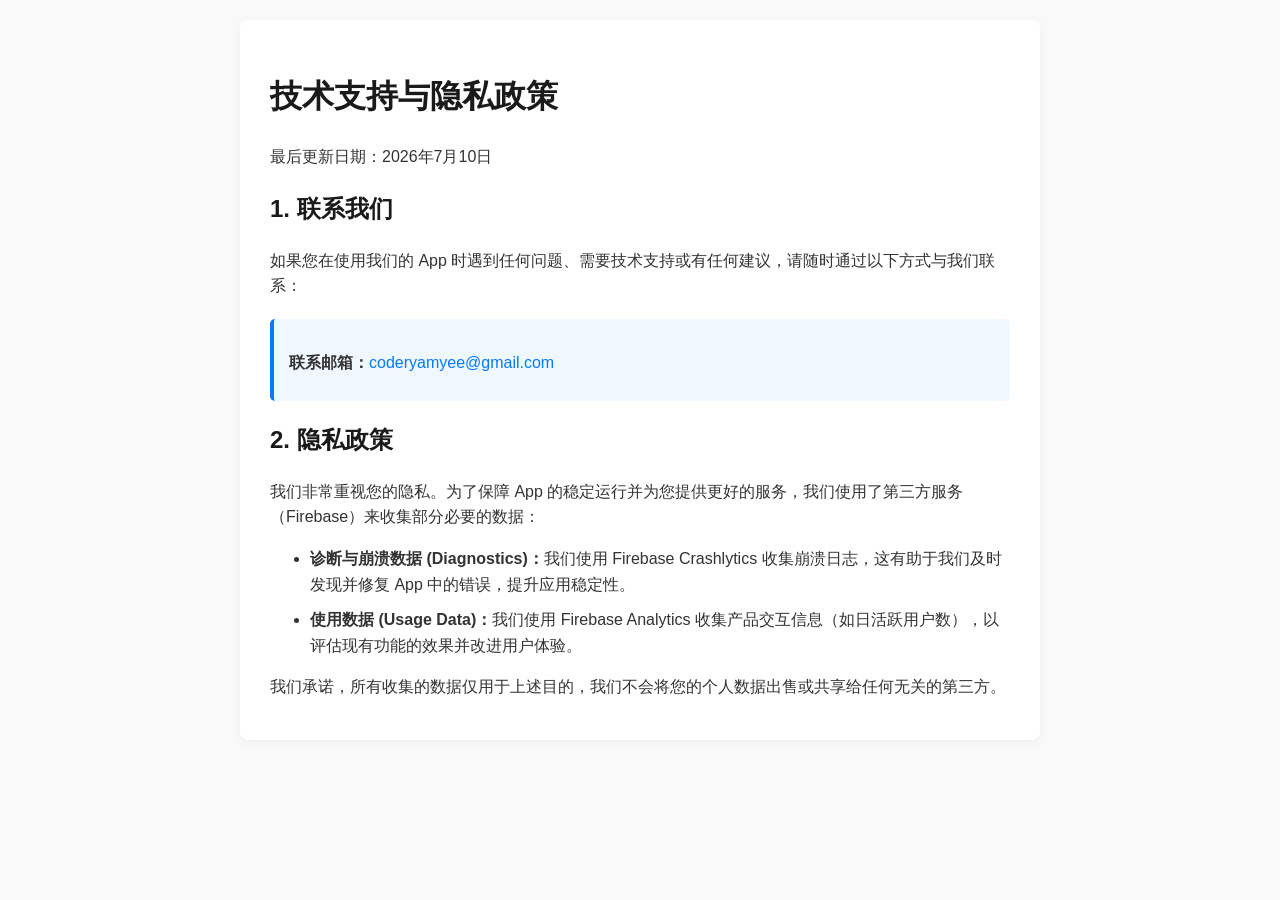
<file: index.html>
<!DOCTYPE html>
<html lang="zh-CN">
<head>
    <meta charset="UTF-8">
    <meta name="viewport" content="width=device-width, initial-scale=1.0">
    <title>App 技术支持与隐私政策</title>
    <style>
        body {
            font-family: -apple-system, BlinkMacSystemFont, "Segoe UI", Roboto, Helvetica, Arial, sans-serif;
            line-height: 1.6;
            color: #333;
            max-width: 800px;
            margin: 0 auto;
            padding: 20px;
            background-color: #f9f9f9;
        }
        .container {
            background: #fff;
            padding: 30px;
            border-radius: 8px;
            box-shadow: 0 2px 10px rgba(0,0,0,0.05);
        }
        h1, h2 {
            color: #1a1a1a;
        }
        p, li {
            margin-bottom: 10px;
        }
        a {
            color: #007aff; /* 苹果标志性的蓝色 */
            text-decoration: none;
        }
        a:hover {
            text-decoration: underline;
        }
        .contact-box {
            background-color: #f0f8ff;
            padding: 15px;
            border-radius: 5px;
            border-left: 4px solid #007aff;
            margin-top: 20px;
        }
    </style>
</head>
<body>
    <div class="container">
        <h1>技术支持与隐私政策</h1>
        <p>最后更新日期：2026年7月10日</p>

        <h2>1. 联系我们</h2>
        <p>如果您在使用我们的 App 时遇到任何问题、需要技术支持或有任何建议，请随时通过以下方式与我们联系：</p>
        <div class="contact-box">
            <p><strong>联系邮箱：</strong><a href="mailto:coderyamyee@gmail.com">coderyamyee@gmail.com</a></p>
        </div>

        <h2>2. 隐私政策</h2>
        <p>我们非常重视您的隐私。为了保障 App 的稳定运行并为您提供更好的服务，我们使用了第三方服务（Firebase）来收集部分必要的数据：</p>
        <ul>
            <li><strong>诊断与崩溃数据 (Diagnostics)：</strong>我们使用 Firebase Crashlytics 收集崩溃日志，这有助于我们及时发现并修复 App 中的错误，提升应用稳定性。</li>
            <li><strong>使用数据 (Usage Data)：</strong>我们使用 Firebase Analytics 收集产品交互信息（如日活跃用户数），以评估现有功能的效果并改进用户体验。</li>
        </ul>
        <p>我们承诺，所有收集的数据仅用于上述目的，我们不会将您的个人数据出售或共享给任何无关的第三方。</p>
    </div>
</body>
</html>
</file>
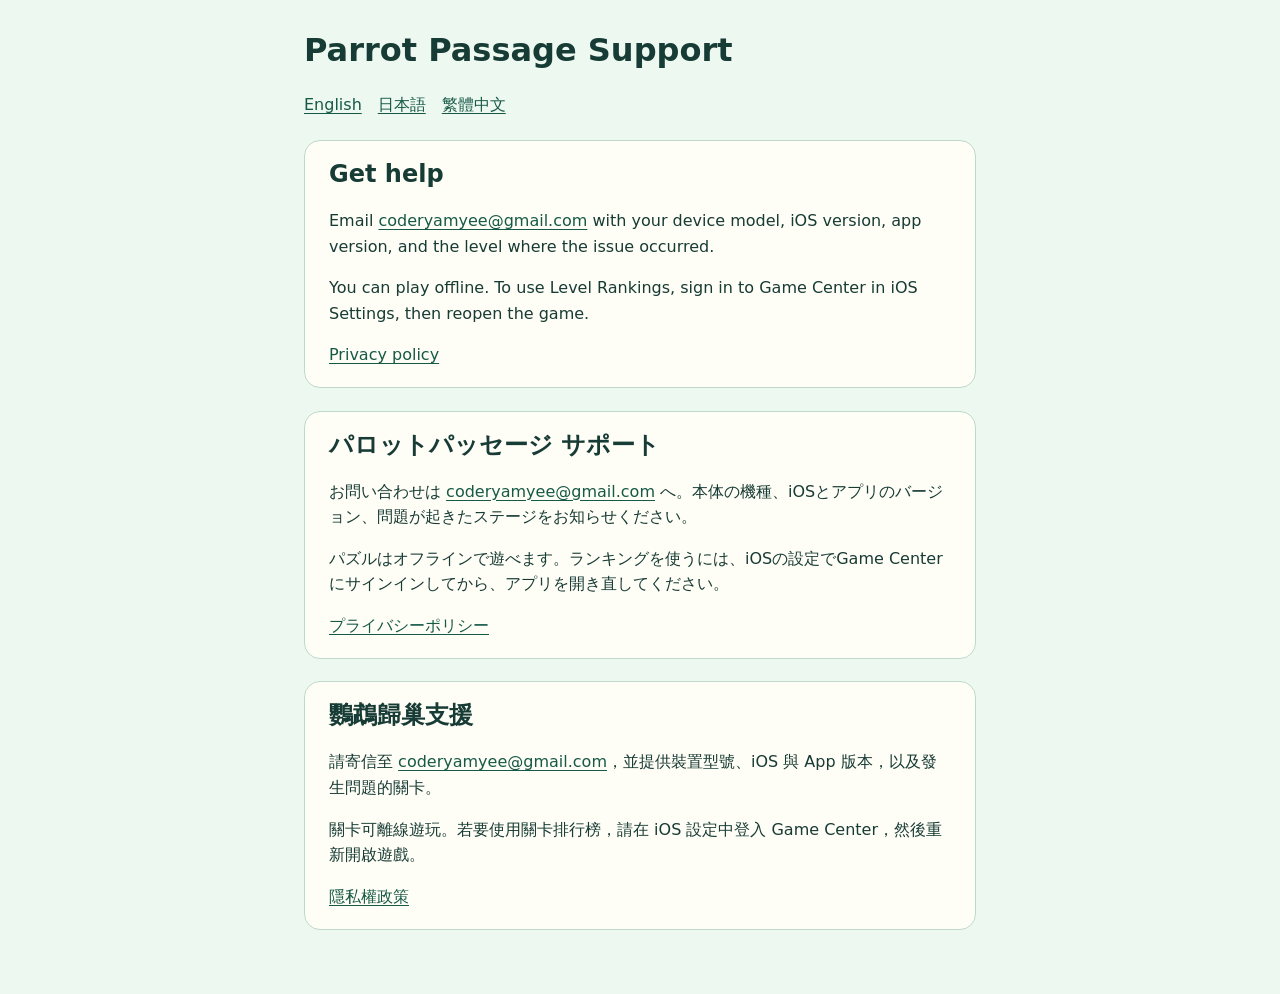
<file: parrot-passage/index.html>
<!doctype html>
<html lang="en">
<head>
  <meta charset="utf-8">
  <meta name="viewport" content="width=device-width, initial-scale=1">
  <title>Parrot Passage Support</title>
  <link rel="stylesheet" href="support.css">
</head>
<body>
<main>
  <h1>Parrot Passage Support</h1>
  <nav aria-label="Languages">
    <a href="#en" lang="en">English</a>
    <a href="#ja" lang="ja">日本語</a>
    <a href="#zh-Hant" lang="zh-Hant">繁體中文</a>
  </nav>
  <section id="en" lang="en">
    <h2>Get help</h2>
    <p>Email <a href="mailto:coderyamyee@gmail.com">coderyamyee@gmail.com</a> with your device model, iOS version, app version, and the level where the issue occurred.</p>
    <p>You can play offline. To use Level Rankings, sign in to Game Center in iOS Settings, then reopen the game.</p>
    <p><a href="privacy/#en">Privacy policy</a></p>
  </section>
  <section id="ja" lang="ja">
    <h2>パロットパッセージ サポート</h2>
    <p>お問い合わせは <a href="mailto:coderyamyee@gmail.com">coderyamyee@gmail.com</a> へ。本体の機種、iOSとアプリのバージョン、問題が起きたステージをお知らせください。</p>
    <p>パズルはオフラインで遊べます。ランキングを使うには、iOSの設定でGame Centerにサインインしてから、アプリを開き直してください。</p>
    <p><a href="privacy/#ja">プライバシーポリシー</a></p>
  </section>
  <section id="zh-Hant" lang="zh-Hant">
    <h2>鸚鵡歸巢支援</h2>
    <p>請寄信至 <a href="mailto:coderyamyee@gmail.com">coderyamyee@gmail.com</a>，並提供裝置型號、iOS 與 App 版本，以及發生問題的關卡。</p>
    <p>關卡可離線遊玩。若要使用關卡排行榜，請在 iOS 設定中登入 Game Center，然後重新開啟遊戲。</p>
    <p><a href="privacy/#zh-Hant">隱私權政策</a></p>
  </section>
</main>
</body>
</html>
</file>
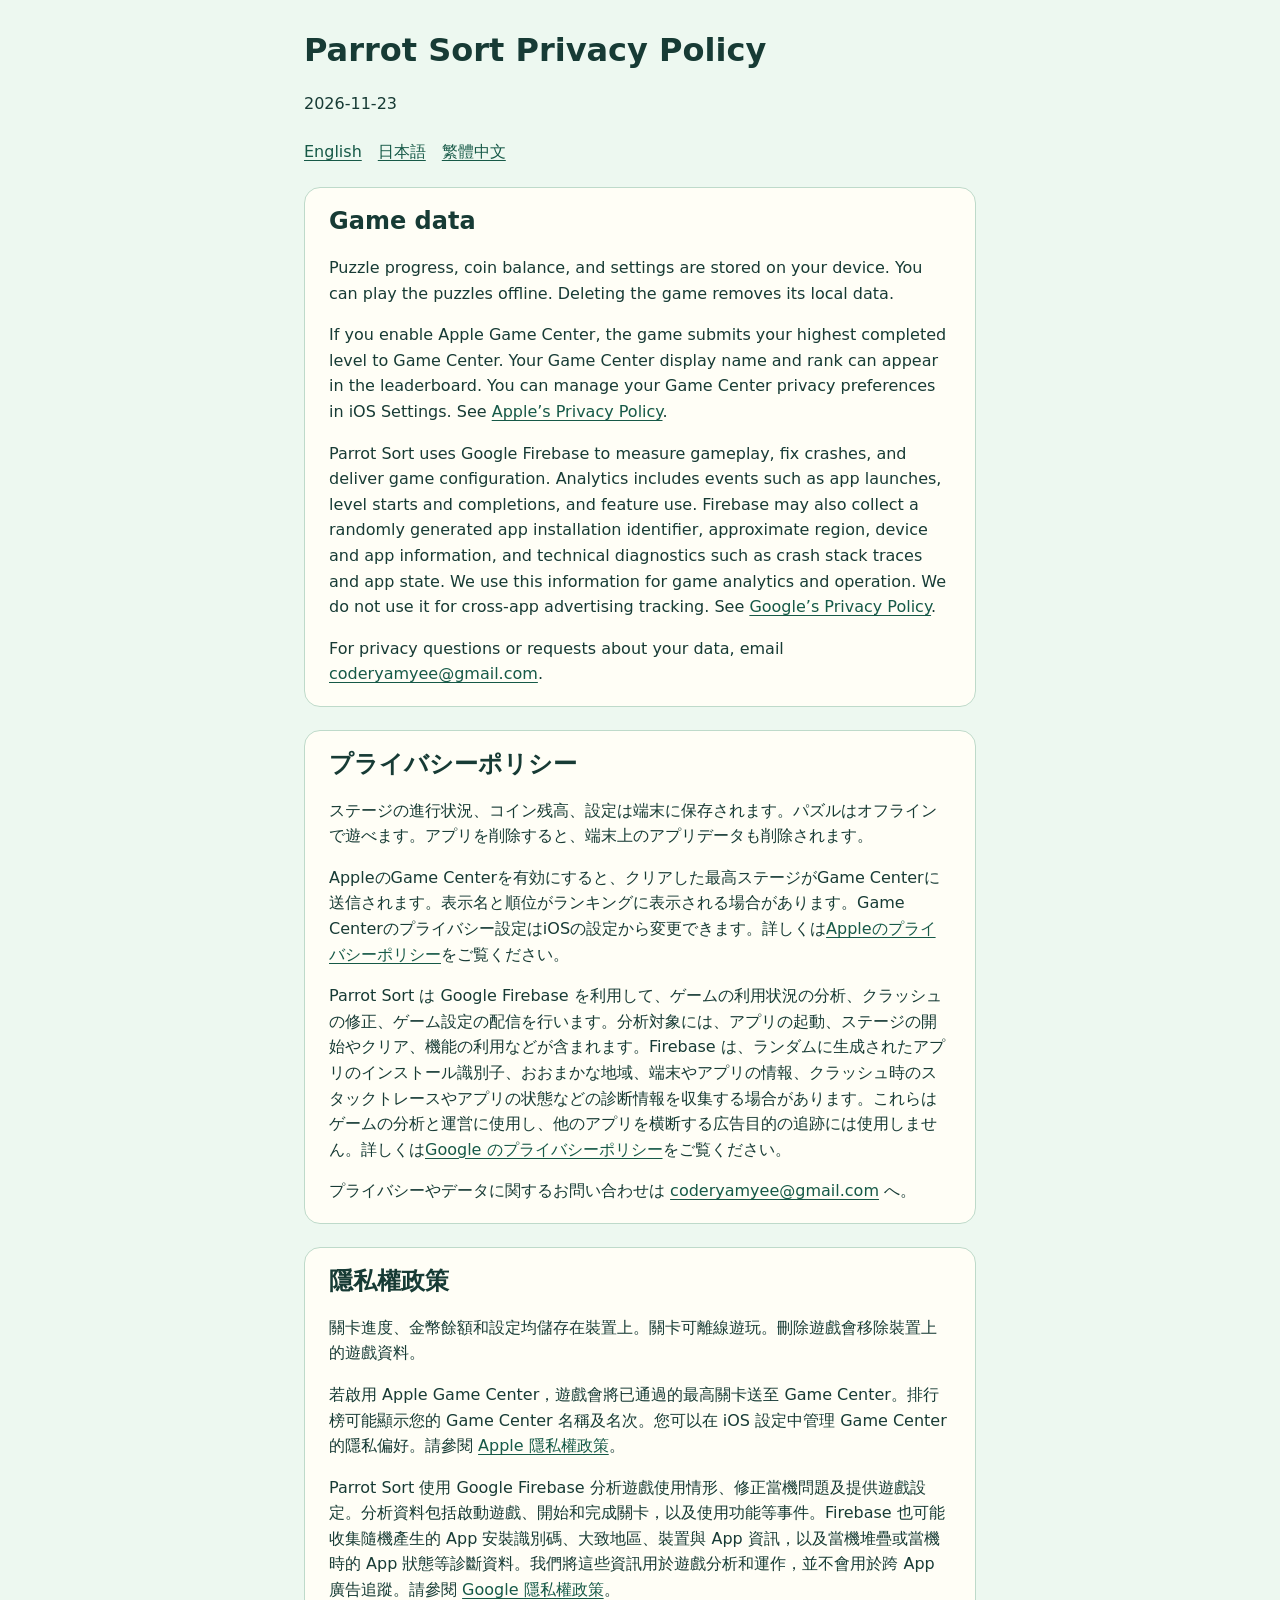
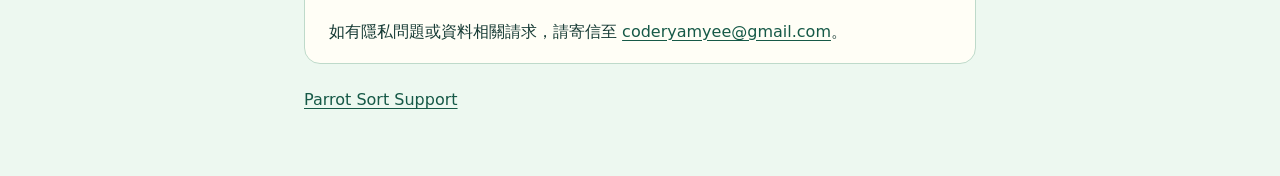
<file: parrot-passage/privacy/index.html>
<!doctype html>
<html lang="en">
<head>
  <meta charset="utf-8">
  <meta name="viewport" content="width=device-width, initial-scale=1">
  <title>Parrot Sort Privacy Policy</title>
  <link rel="stylesheet" href="../support.css">
</head>
<body>
<main>
  <h1>Parrot Sort Privacy Policy</h1>
  <p><time datetime="2026-11-23">2026-11-23</time></p>
  <nav aria-label="Languages">
    <a href="#en" lang="en">English</a>
    <a href="#ja" lang="ja">日本語</a>
    <a href="#zh-Hant" lang="zh-Hant">繁體中文</a>
  </nav>
  <section id="en" lang="en">
    <h2>Game data</h2>
    <p>Puzzle progress, coin balance, and settings are stored on your device. You can play the puzzles offline. Deleting the game removes its local data.</p>
    <p>If you enable Apple Game Center, the game submits your highest completed level to Game Center. Your Game Center display name and rank can appear in the leaderboard. You can manage your Game Center privacy preferences in iOS Settings. See <a href="https://www.apple.com/legal/privacy/">Apple’s Privacy Policy</a>.</p>
    <p>Parrot Sort uses Google Firebase to measure gameplay, fix crashes, and deliver game configuration. Analytics includes events such as app launches, level starts and completions, and feature use. Firebase may also collect a randomly generated app installation identifier, approximate region, device and app information, and technical diagnostics such as crash stack traces and app state. We use this information for game analytics and operation. We do not use it for cross-app advertising tracking. See <a href="https://policies.google.com/privacy">Google’s Privacy Policy</a>.</p>
    <p>For privacy questions or requests about your data, email <a href="mailto:coderyamyee@gmail.com">coderyamyee@gmail.com</a>.</p>
  </section>
  <section id="ja" lang="ja">
    <h2>プライバシーポリシー</h2>
    <p>ステージの進行状況、コイン残高、設定は端末に保存されます。パズルはオフラインで遊べます。アプリを削除すると、端末上のアプリデータも削除されます。</p>
    <p>AppleのGame Centerを有効にすると、クリアした最高ステージがGame Centerに送信されます。表示名と順位がランキングに表示される場合があります。Game Centerのプライバシー設定はiOSの設定から変更できます。詳しくは<a href="https://www.apple.com/jp/legal/privacy/">Appleのプライバシーポリシー</a>をご覧ください。</p>
    <p>Parrot Sort は Google Firebase を利用して、ゲームの利用状況の分析、クラッシュの修正、ゲーム設定の配信を行います。分析対象には、アプリの起動、ステージの開始やクリア、機能の利用などが含まれます。Firebase は、ランダムに生成されたアプリのインストール識別子、おおまかな地域、端末やアプリの情報、クラッシュ時のスタックトレースやアプリの状態などの診断情報を収集する場合があります。これらはゲームの分析と運営に使用し、他のアプリを横断する広告目的の追跡には使用しません。詳しくは<a href="https://policies.google.com/privacy?hl=ja">Google のプライバシーポリシー</a>をご覧ください。</p>
    <p>プライバシーやデータに関するお問い合わせは <a href="mailto:coderyamyee@gmail.com">coderyamyee@gmail.com</a> へ。</p>
  </section>
  <section id="zh-Hant" lang="zh-Hant">
    <h2>隱私權政策</h2>
    <p>關卡進度、金幣餘額和設定均儲存在裝置上。關卡可離線遊玩。刪除遊戲會移除裝置上的遊戲資料。</p>
    <p>若啟用 Apple Game Center，遊戲會將已通過的最高關卡送至 Game Center。排行榜可能顯示您的 Game Center 名稱及名次。您可以在 iOS 設定中管理 Game Center 的隱私偏好。請參閱 <a href="https://www.apple.com/tw/legal/privacy/">Apple 隱私權政策</a>。</p>
    <p>Parrot Sort 使用 Google Firebase 分析遊戲使用情形、修正當機問題及提供遊戲設定。分析資料包括啟動遊戲、開始和完成關卡，以及使用功能等事件。Firebase 也可能收集隨機產生的 App 安裝識別碼、大致地區、裝置與 App 資訊，以及當機堆疊或當機時的 App 狀態等診斷資料。我們將這些資訊用於遊戲分析和運作，並不會用於跨 App 廣告追蹤。請參閱 <a href="https://policies.google.com/privacy?hl=zh-TW">Google 隱私權政策</a>。</p>
    <p>如有隱私問題或資料相關請求，請寄信至 <a href="mailto:coderyamyee@gmail.com">coderyamyee@gmail.com</a>。</p>
  </section>
  <p><a href="../">Parrot Sort Support</a></p>
</main>
</body>
</html>
</file>
<file: parrot-passage/support.css>
:root {
  color-scheme: light;
  font: 100%/1.6 system-ui, sans-serif;
  color: #173b35;
  background: #edf8f0;
}
body { margin: 0; }
main { width: min(42rem, calc(100% - 3rem)); margin: 2rem auto 4rem; }
h1, h2 { line-height: 1.17; }
nav, section { margin-block: 1.4rem; }
nav { display: flex; flex-wrap: wrap; gap: .25rem 1rem; }
section { padding: 1.2rem 1.5rem; background: #fffef6; border: 1px solid #bedaca; border-radius: 1rem; }
section h2:first-child { margin-top: 0; }
section p:last-child { margin-bottom: 0; }
a { color: #165947; text-underline-offset: .18em; }
</file>
